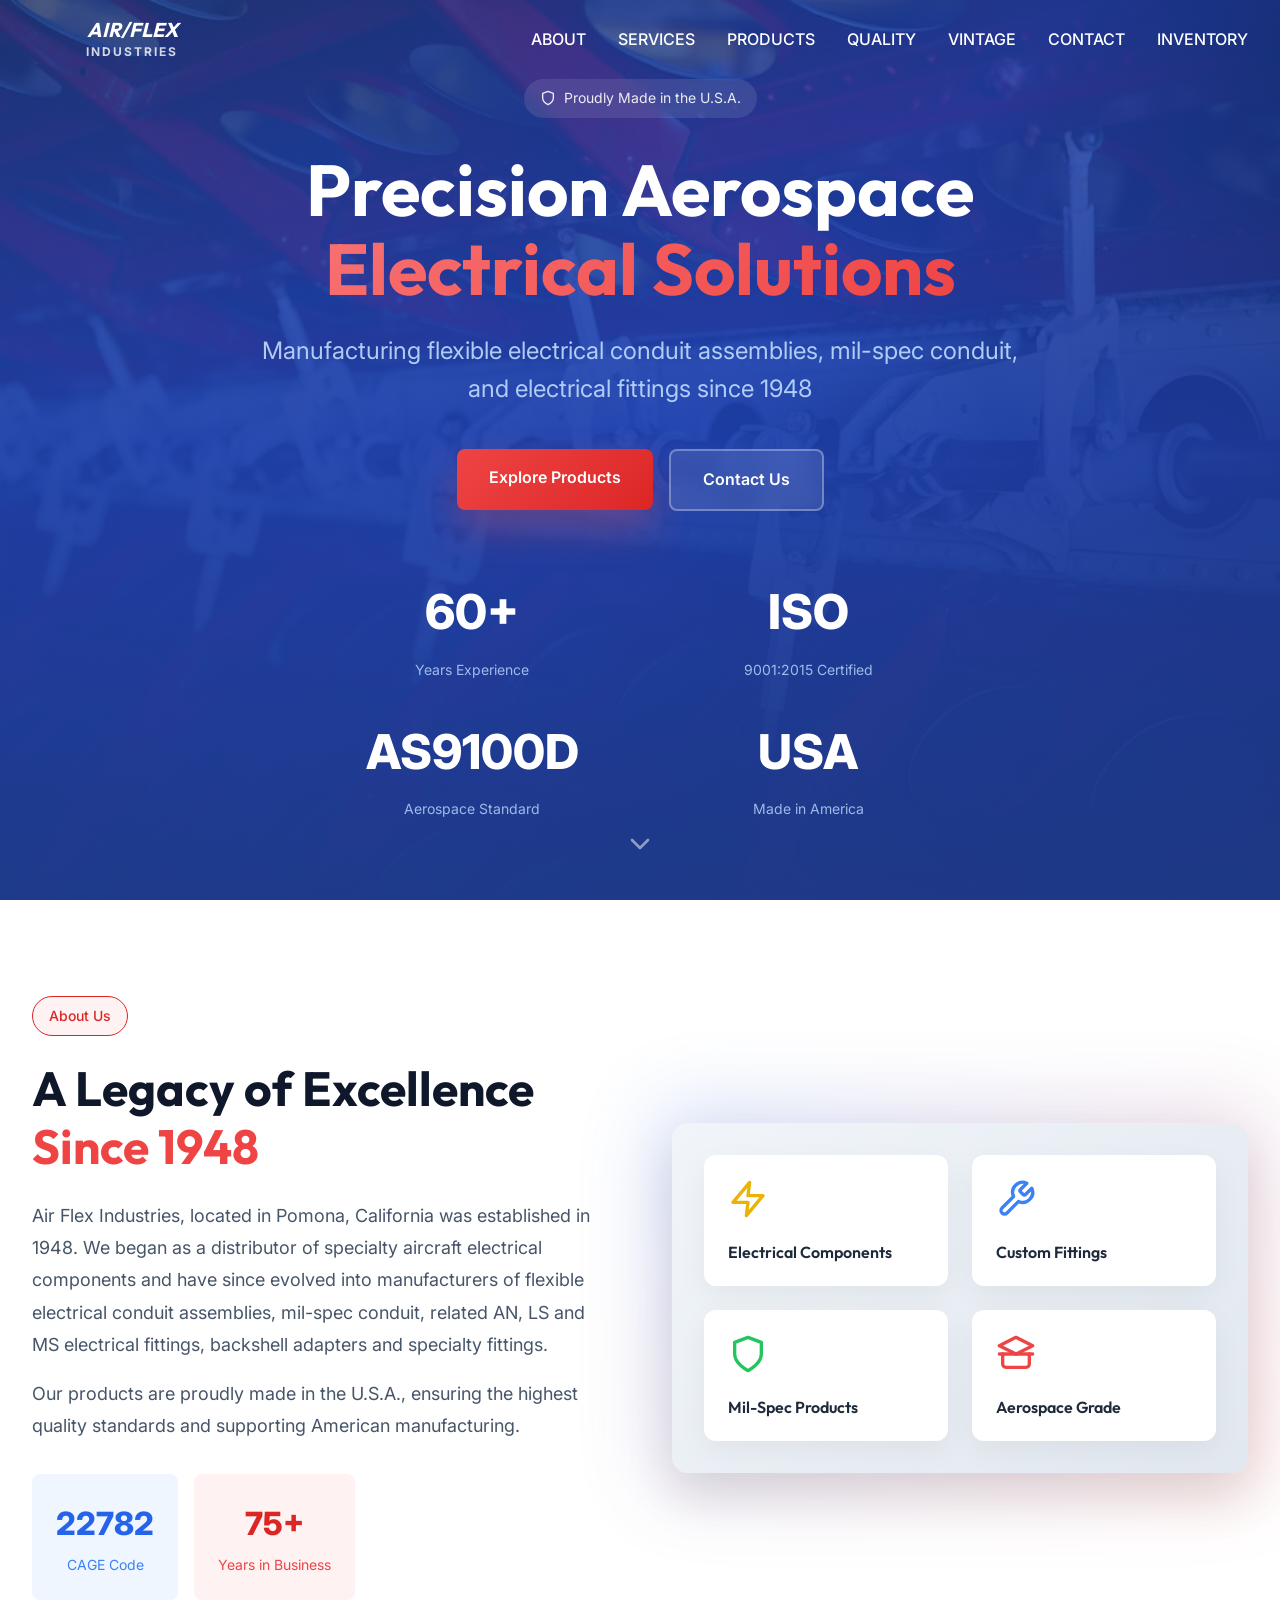
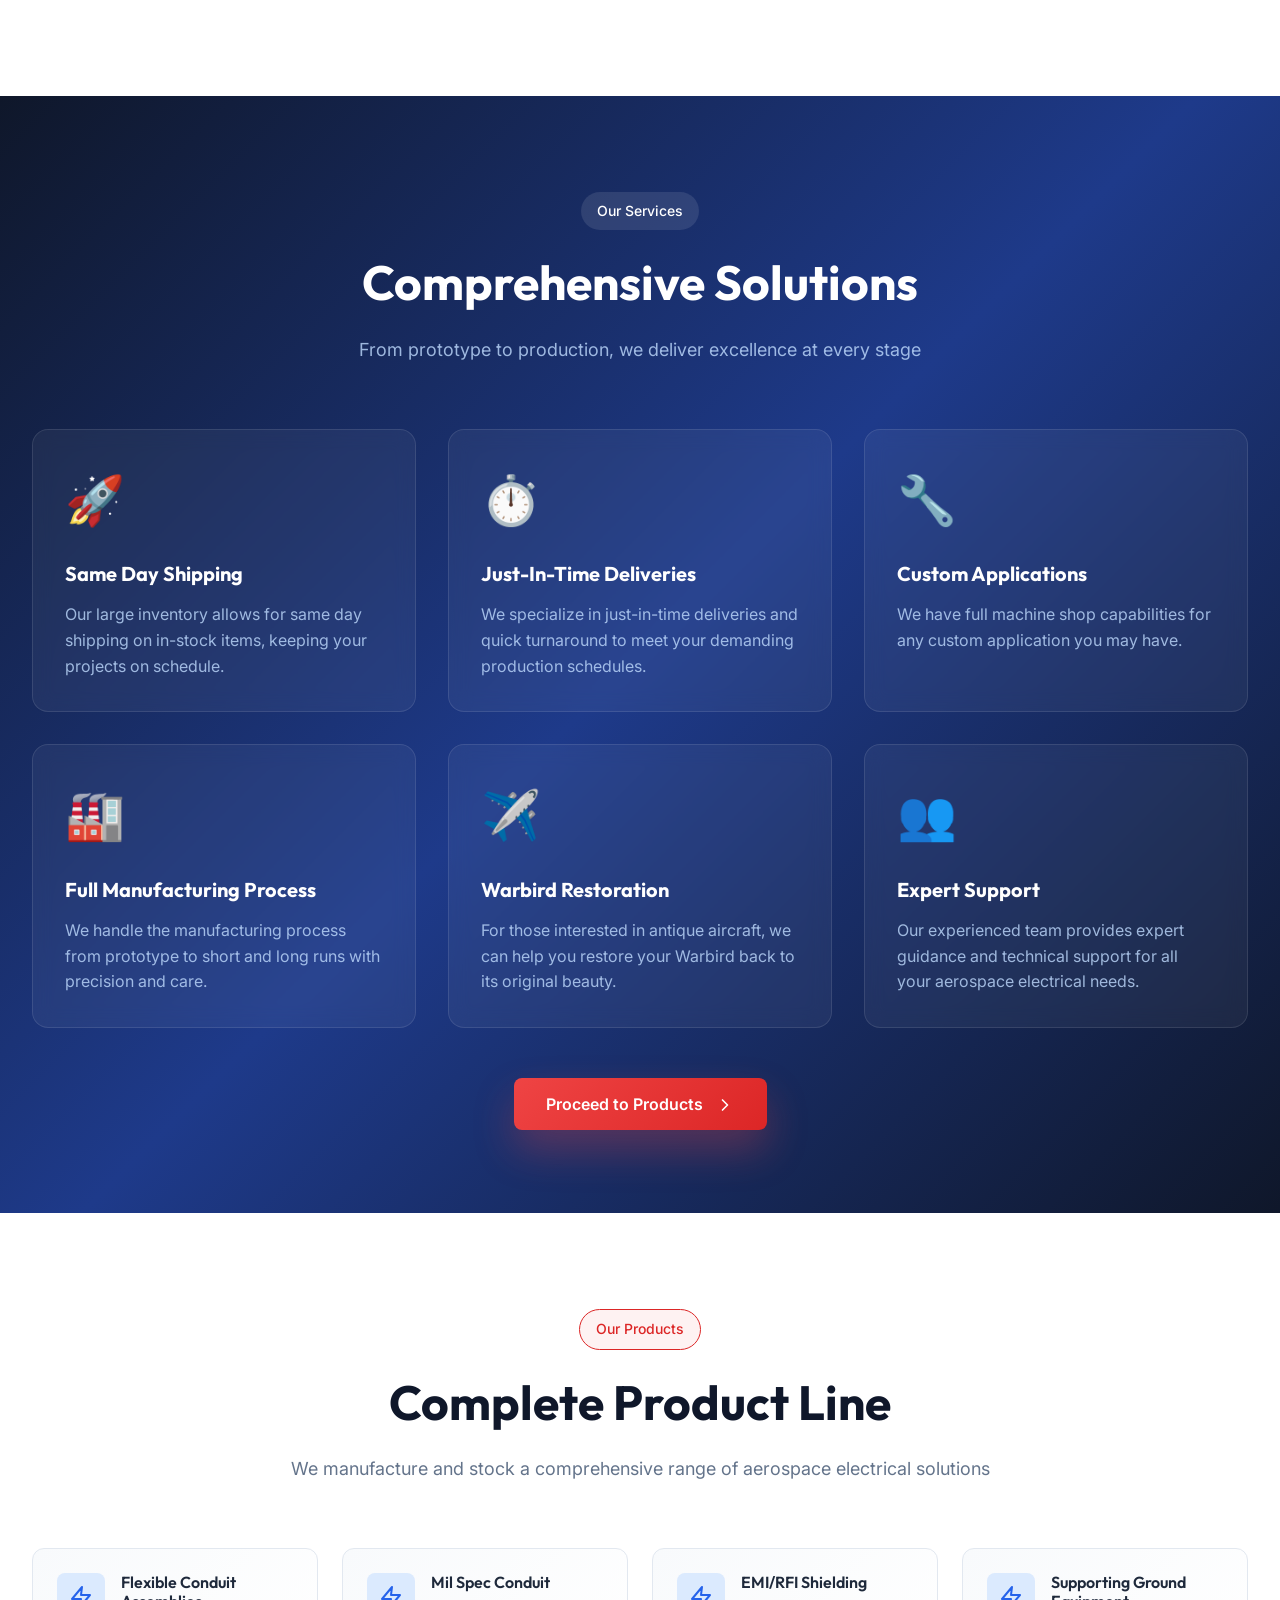
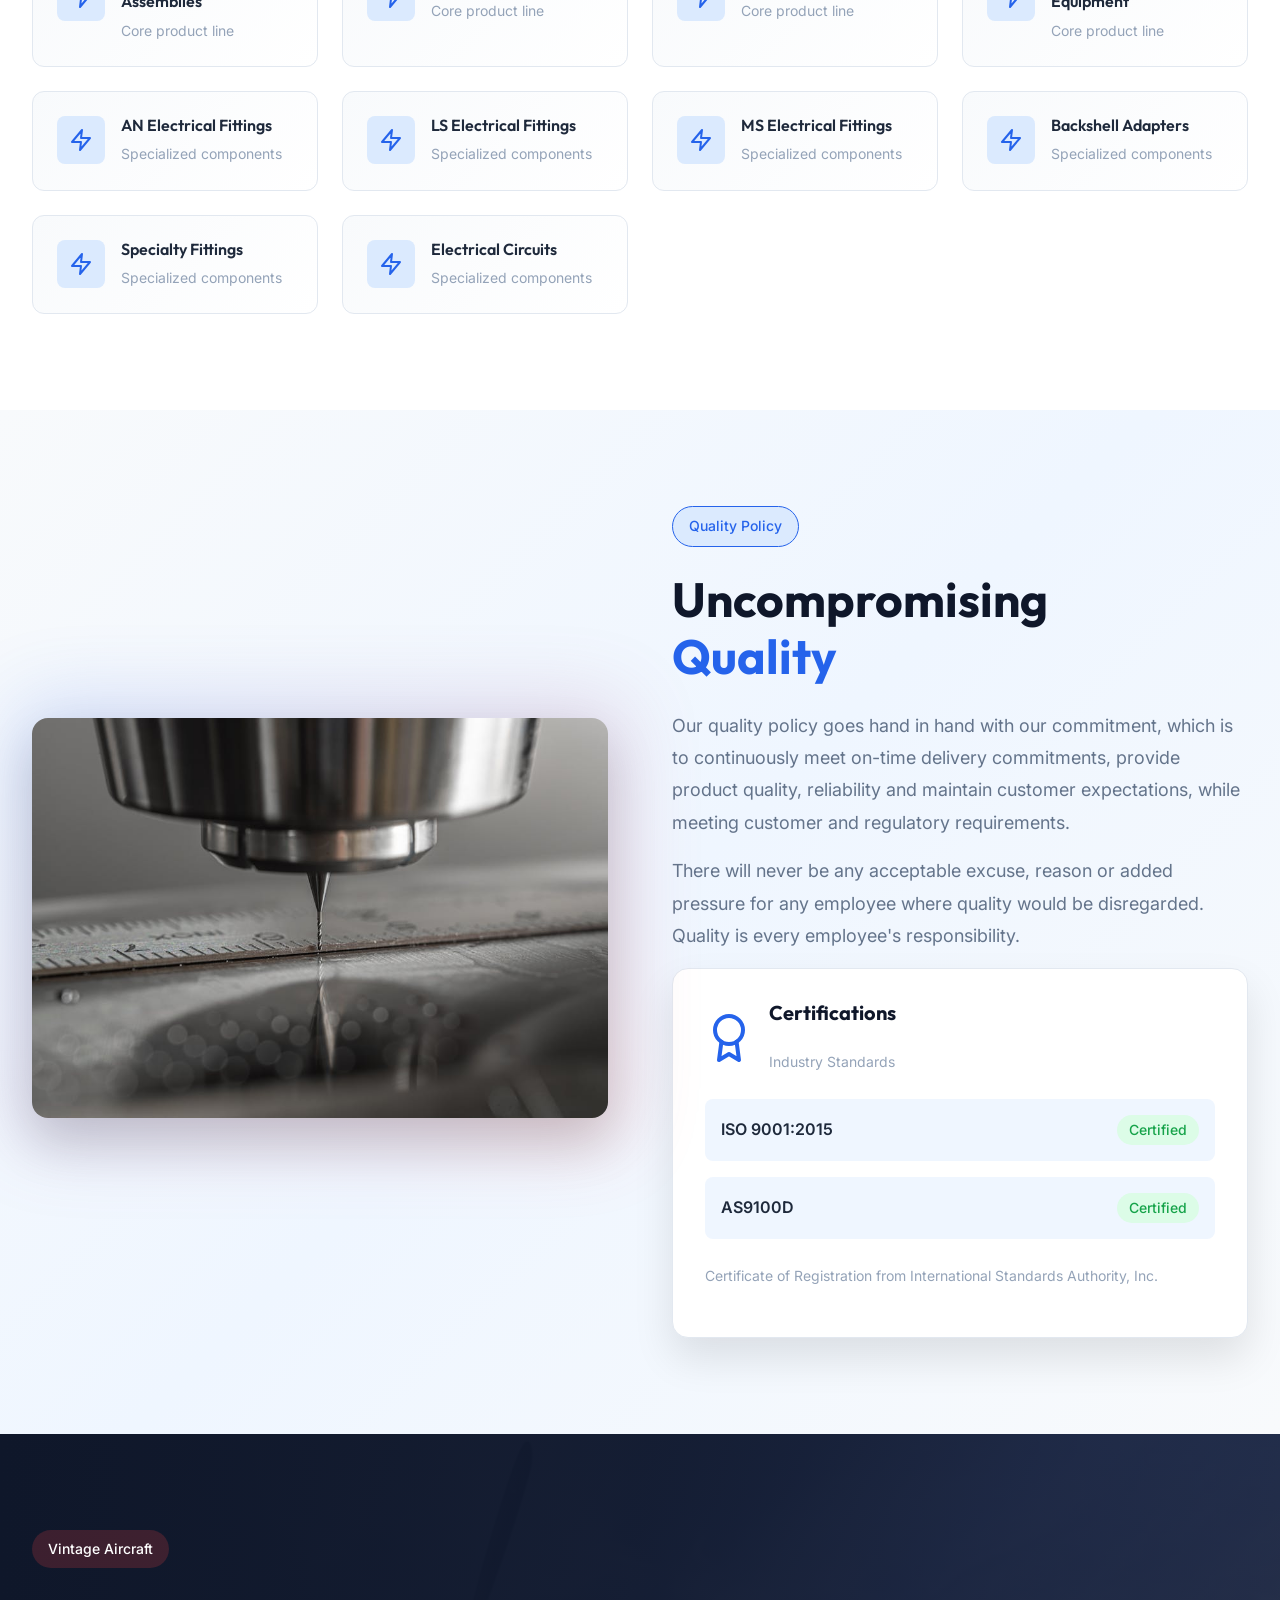
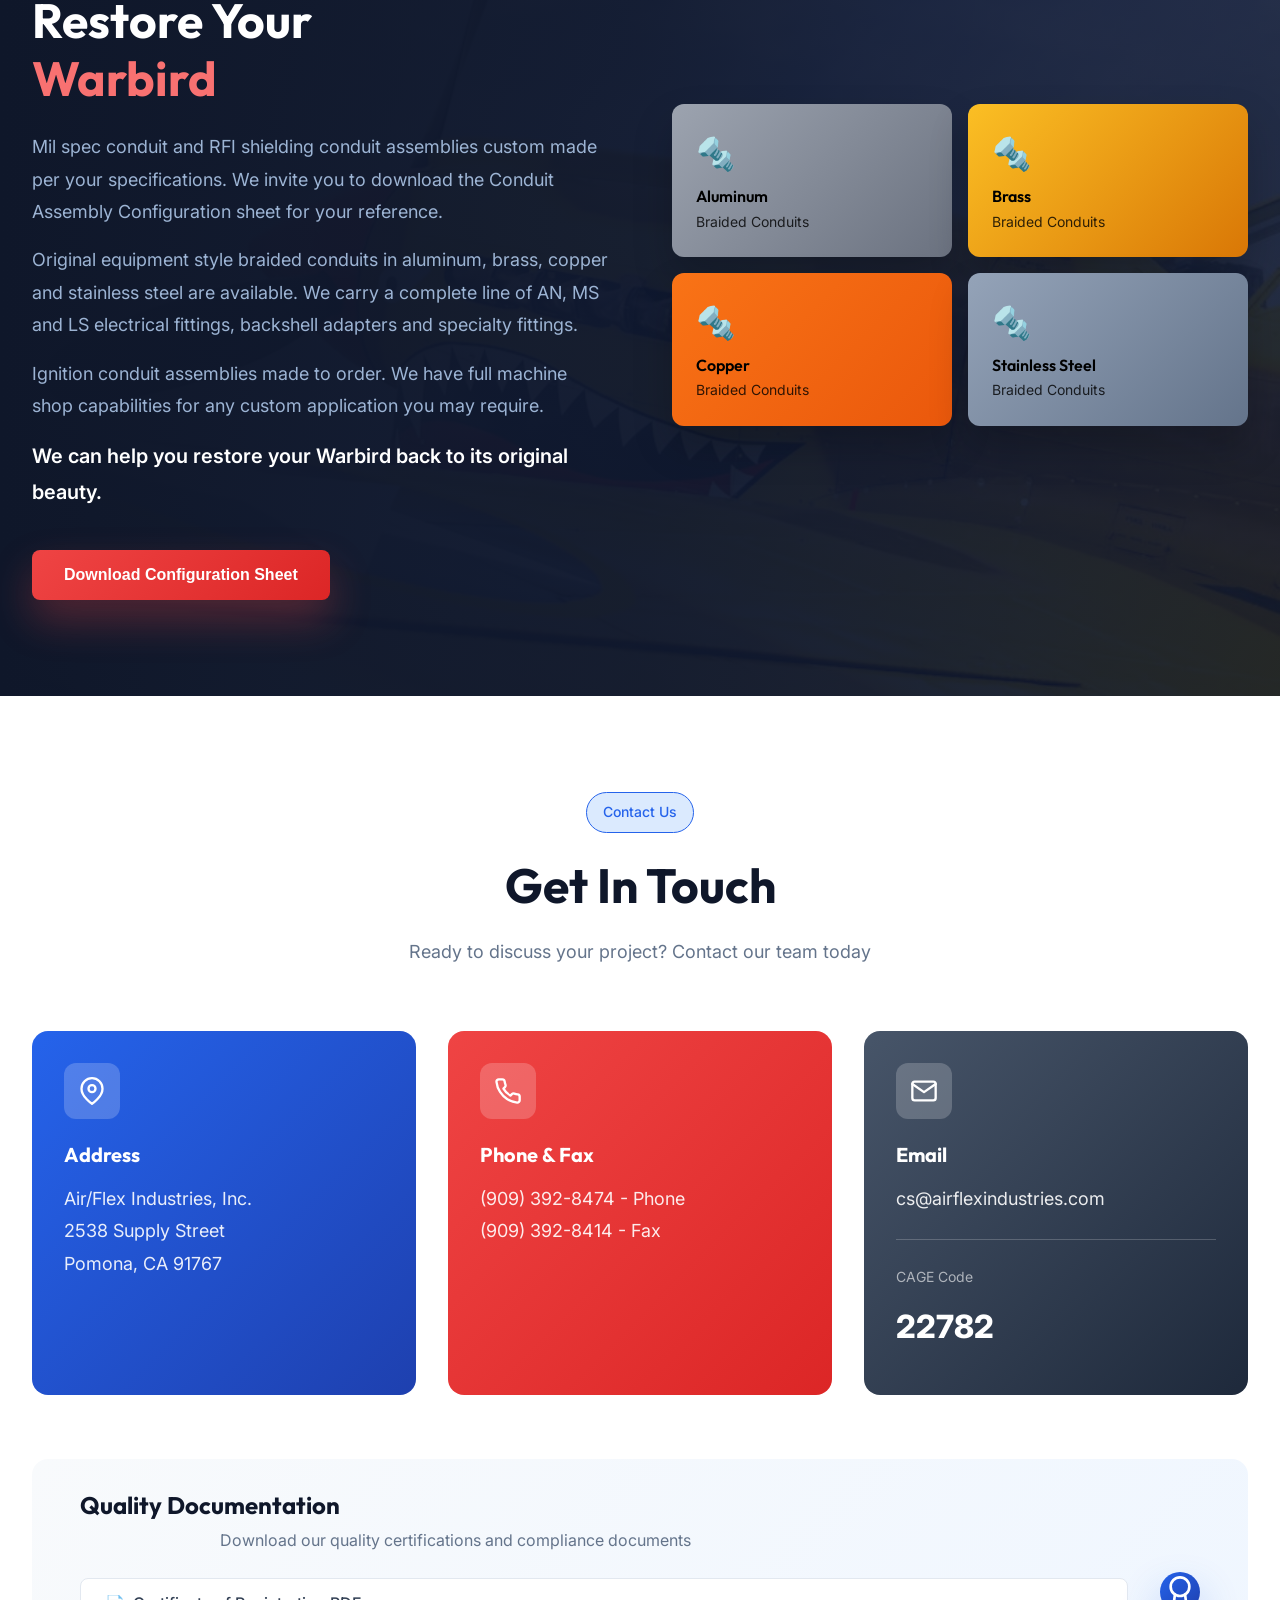
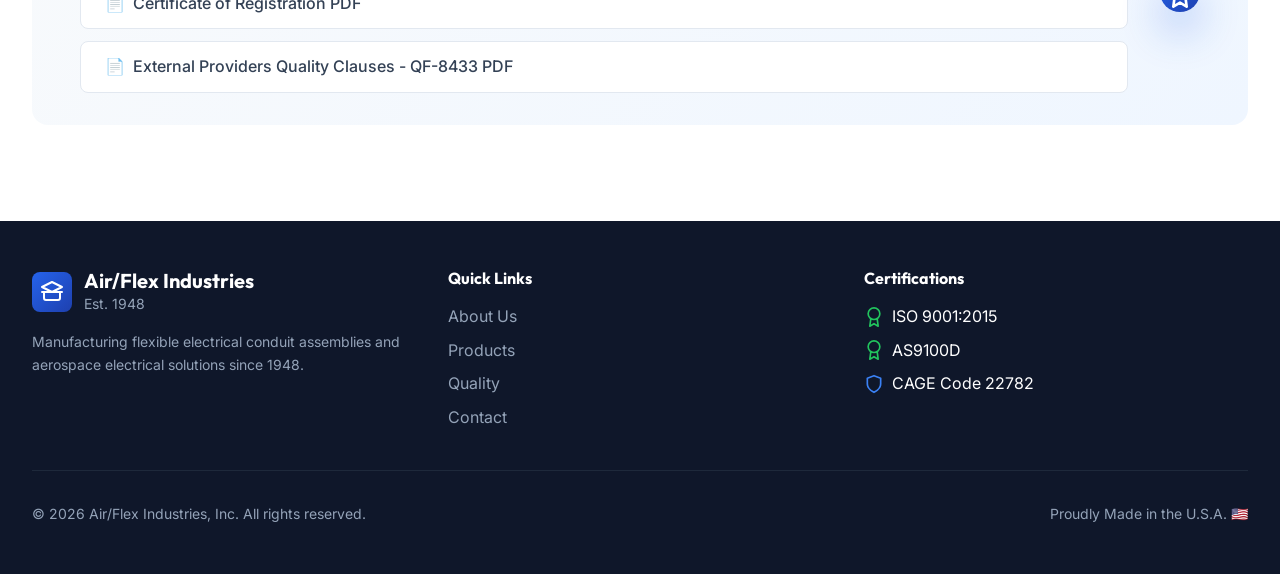
<file: index.html>
<!DOCTYPE html>
<html lang="en">
<head>
    <meta charset="UTF-8">
    <meta name="viewport" content="width=device-width, initial-scale=1.0">
    <title>Air/Flex Industries</title>
    <link rel="icon" type="image/svg+xml" href="favicon.svg">
    <link rel="preconnect" href="https://fonts.googleapis.com">
    <link rel="preconnect" href="https://fonts.gstatic.com" crossorigin>
    <link href="https://fonts.googleapis.com/css2?family=Inter:wght@400;500;600;700;800&family=Outfit:wght@500;600;700;800&display=swap" rel="stylesheet">
    <link rel="stylesheet" href="style.css">
</head>
<body>
    <!-- Navigation -->
    <nav class="nav" id="navbar">
        <div class="nav-container">
            <div class="nav-logo">
                <div class="nav-logo-icon hide">
                    <svg xmlns="http://www.w3.org/2000/svg" viewBox="0 0 24 24" fill="none" stroke="currentColor" stroke-width="2" stroke-linecap="round" stroke-linejoin="round">
                        <path d="M2 12h20"/>
                        <path d="M20 12v6a2 2 0 0 1-2 2H6a2 2 0 0 1-2-2v-6"/>
                        <path d="M12 2L2 7l10 5 10-5-10-5Z"/>
                    </svg>
                </div>
                <div class="nav-logo-text">
                    <h1>Air/Flex</h1>
                    <p>Industries</p>
                </div>
            </div>
            <ul class="nav-menu">
                <li><a href="#about" class="nav-link">About</a></li>
                <li><a href="#services" class="nav-link">Services</a></li>
                <li><a href="#products" class="nav-link">Products</a></li>
                <li><a href="#quality" class="nav-link">Quality</a></li>
                <li><a href="#vintage" class="nav-link">Vintage</a></li>
                <li><a href="#contact" class="nav-link">Contact</a></li>
                <li><a href="inventory.html" class="nav-link" target="_blank">Inventory</a></li>
            </ul>
            <button class="mobile-menu-btn" id="mobileMenuBtn">
                <svg xmlns="http://www.w3.org/2000/svg" width="24" height="24" viewBox="0 0 24 24" fill="none" stroke="currentColor" stroke-width="2" stroke-linecap="round" stroke-linejoin="round" id="menuIcon">
                    <line x1="3" y1="12" x2="21" y2="12"></line>
                    <line x1="3" y1="6" x2="21" y2="6"></line>
                    <line x1="3" y1="18" x2="21" y2="18"></line>
                </svg>
            </button>
        </div>
        <div class="mobile-menu" id="mobileMenu">
            <a href="#about">About</a>
            <a href="#services">Services</a>
            <a href="#products">Products</a>
            <a href="#quality">Quality</a>
            <a href="#vintage">Vintage</a>
            <a href="#contact">Contact</a>
            <a href="inventory.html" target="_blank">Inventory</a>
        </div>
    </nav>

    <!-- Hero Section -->
    <section class="hero">
        <div class="hero-bg"></div>
        <div class="hero-overlay"></div>
        <div class="hero-content">
            <div class="hero-badge">
                <svg xmlns="http://www.w3.org/2000/svg" viewBox="0 0 24 24" fill="none" stroke="currentColor" stroke-width="2" stroke-linecap="round" stroke-linejoin="round">
                    <path d="M12 22s8-4 8-10V5l-8-3-8 3v7c0 6 8 10 8 10z"/>
                </svg>
                Proudly Made in the U.S.A.
            </div>
            <h1>Precision Aerospace<br><span>Electrical Solutions</span></h1>
            <p>Manufacturing flexible electrical conduit assemblies, mil-spec conduit, and electrical fittings since 1948</p>
            <div class="hero-buttons">
                <a href="#products" class="btn btn-primary">Explore Products</a>
                <a href="#contact" class="btn btn-secondary">Contact Us</a>
            </div>
            <div class="hero-stats">
                <div class="hero-stat">
                    <div class="hero-stat-number">60+</div>
                    <div class="hero-stat-label">Years Experience</div>
                </div>
                <div class="hero-stat">
                    <div class="hero-stat-number">ISO</div>
                    <div class="hero-stat-label">9001:2015 Certified</div>
                </div>
                <div class="hero-stat">
                    <div class="hero-stat-number">AS9100D</div>
                    <div class="hero-stat-label">Aerospace Standard</div>
                </div>
                <div class="hero-stat">
                    <div class="hero-stat-number">USA</div>
                    <div class="hero-stat-label">Made in America</div>
                </div>
            </div>
        </div>
        <div class="hero-scroll">
            <svg xmlns="http://www.w3.org/2000/svg" viewBox="0 0 24 24" fill="none" stroke="currentColor" stroke-width="2" stroke-linecap="round" stroke-linejoin="round">
                <polyline points="6 9 12 15 18 9"></polyline>
            </svg>
        </div>
    </section>

    <!-- About Section -->
    <section class="section section-white" id="about">
        <div class="section-container">
            <div class="about-grid">
                <div class="about-content">
                    <span class="section-badge badge-red">About Us</span>
                    <h2>A Legacy of Excellence<br><span>Since 1948</span></h2>
                    <p>Air Flex Industries, located in Pomona, California was established in 1948. We began as a distributor of specialty aircraft electrical components and have since evolved into manufacturers of flexible electrical conduit assemblies, mil-spec conduit, related AN, LS and MS electrical fittings, backshell adapters and specialty fittings.</p>
                    <p>Our products are proudly made in the U.S.A., ensuring the highest quality standards and supporting American manufacturing.</p>
                    <div class="about-stats">
                        <div class="about-stat about-stat-blue">
                            <div class="about-stat-number">22782</div>
                            <div class="about-stat-label">CAGE Code</div>
                        </div>
                        <div class="about-stat about-stat-red">
                            <div class="about-stat-number">75+</div>
                            <div class="about-stat-label">Years in Business</div>
                        </div>
                    </div>
                </div>
                <div class="about-cards">
                    <div class="about-cards-grid">
                        <div class="about-card">
                            <svg xmlns="http://www.w3.org/2000/svg" viewBox="0 0 24 24" fill="none" stroke="#eab308" stroke-width="2" stroke-linecap="round" stroke-linejoin="round">
                                <polygon points="13 2 3 14 12 14 11 22 21 10 12 10 13 2"></polygon>
                            </svg>
                            <h3>Electrical Components</h3>
                        </div>
                        <div class="about-card">
                            <svg xmlns="http://www.w3.org/2000/svg" viewBox="0 0 24 24" fill="none" stroke="#3b82f6" stroke-width="2" stroke-linecap="round" stroke-linejoin="round">
                                <path d="M14.7 6.3a1 1 0 0 0 0 1.4l1.6 1.6a1 1 0 0 0 1.4 0l3.77-3.77a6 6 0 0 1-7.94 7.94l-6.91 6.91a2.12 2.12 0 0 1-3-3l6.91-6.91a6 6 0 0 1 7.94-7.94l-3.76 3.76z"/>
                            </svg>
                            <h3>Custom Fittings</h3>
                        </div>
                        <div class="about-card">
                            <svg xmlns="http://www.w3.org/2000/svg" viewBox="0 0 24 24" fill="none" stroke="#22c55e" stroke-width="2" stroke-linecap="round" stroke-linejoin="round">
                                <path d="M12 22s8-4 8-10V5l-8-3-8 3v7c0 6 8 10 8 10z"/>
                            </svg>
                            <h3>Mil-Spec Products</h3>
                        </div>
                        <div class="about-card">
                            <svg xmlns="http://www.w3.org/2000/svg" viewBox="0 0 24 24" fill="none" stroke="#ef4444" stroke-width="2" stroke-linecap="round" stroke-linejoin="round">
                                <path d="M2 12h20"/>
                                <path d="M20 12v6a2 2 0 0 1-2 2H6a2 2 0 0 1-2-2v-6"/>
                                <path d="M12 2L2 7l10 5 10-5-10-5Z"/>
                            </svg>
                            <h3>Aerospace Grade</h3>
                        </div>
                    </div>
                </div>
            </div>
        </div>
    </section>

    <!-- Services Section -->
    <section class="section section-dark" id="services">
        <div class="section-container">
            <div class="section-header">
                <span class="section-badge badge-white">Our Services</span>
                <h2>Comprehensive Solutions</h2>
                <p>From prototype to production, we deliver excellence at every stage</p>
            </div>
            <div class="services-grid">
                <div class="service-card">
                    <div class="service-icon">🚀</div>
                    <h3>Same Day Shipping</h3>
                    <p>Our large inventory allows for same day shipping on in-stock items, keeping your projects on schedule.</p>
                </div>
                <div class="service-card">
                    <div class="service-icon">⏱️</div>
                    <h3>Just-In-Time Deliveries</h3>
                    <p>We specialize in just-in-time deliveries and quick turnaround to meet your demanding production schedules.</p>
                </div>
                <div class="service-card">
                    <div class="service-icon">🔧</div>
                    <h3>Custom Applications</h3>
                    <p>We have full machine shop capabilities for any custom application you may have.</p>
                </div>
                <div class="service-card">
                    <div class="service-icon">🏭</div>
                    <h3>Full Manufacturing Process</h3>
                    <p>We handle the manufacturing process from prototype to short and long runs with precision and care.</p>
                </div>
                <div class="service-card">
                    <div class="service-icon">✈️</div>
                    <h3>Warbird Restoration</h3>
                    <p>For those interested in antique aircraft, we can help you restore your Warbird back to its original beauty.</p>
                </div>
                <div class="service-card">
                    <div class="service-icon">👥</div>
                    <h3>Expert Support</h3>
                    <p>Our experienced team provides expert guidance and technical support for all your aerospace electrical needs.</p>
                </div>
            </div>
            <div class="services-cta">
                <a href="#products" class="btn btn-primary">
                    Proceed to Products
                    <svg xmlns="http://www.w3.org/2000/svg" width="20" height="20" viewBox="0 0 24 24" fill="none" stroke="currentColor" stroke-width="2" stroke-linecap="round" stroke-linejoin="round" style="display: inline-block; vertical-align: middle; margin-left: 0.5rem;">
                        <polyline points="9 18 15 12 9 6"></polyline>
                    </svg>
                </a>
            </div>
        </div>
    </section>

    <!-- Products Section -->
    <section class="section section-white" id="products">
        <div class="section-container">
            <div class="section-header">
                <span class="section-badge badge-red">Our Products</span>
                <h2>Complete Product Line</h2>
                <p>We manufacture and stock a comprehensive range of aerospace electrical solutions</p>
            </div>
            <div class="products-grid">
                <div class="product-card">
                    <div class="product-icon">
                        <svg xmlns="http://www.w3.org/2000/svg" viewBox="0 0 24 24" fill="none" stroke="currentColor" stroke-width="2" stroke-linecap="round" stroke-linejoin="round">
                            <polygon points="13 2 3 14 12 14 11 22 21 10 12 10 13 2"></polygon>
                        </svg>
                    </div>
                    <div class="product-content">
                        <h3>Flexible Conduit Assemblies</h3>
                        <p>Core product line</p>
                    </div>
                </div>
                <div class="product-card">
                    <div class="product-icon">
                        <svg xmlns="http://www.w3.org/2000/svg" viewBox="0 0 24 24" fill="none" stroke="currentColor" stroke-width="2" stroke-linecap="round" stroke-linejoin="round">
                            <polygon points="13 2 3 14 12 14 11 22 21 10 12 10 13 2"></polygon>
                        </svg>
                    </div>
                    <div class="product-content">
                        <h3>Mil Spec Conduit</h3>
                        <p>Core product line</p>
                    </div>
                </div>
                <div class="product-card">
                    <div class="product-icon">
                        <svg xmlns="http://www.w3.org/2000/svg" viewBox="0 0 24 24" fill="none" stroke="currentColor" stroke-width="2" stroke-linecap="round" stroke-linejoin="round">
                            <polygon points="13 2 3 14 12 14 11 22 21 10 12 10 13 2"></polygon>
                        </svg>
                    </div>
                    <div class="product-content">
                        <h3>EMI/RFI Shielding</h3>
                        <p>Core product line</p>
                    </div>
                </div>
                <div class="product-card">
                    <div class="product-icon">
                        <svg xmlns="http://www.w3.org/2000/svg" viewBox="0 0 24 24" fill="none" stroke="currentColor" stroke-width="2" stroke-linecap="round" stroke-linejoin="round">
                            <polygon points="13 2 3 14 12 14 11 22 21 10 12 10 13 2"></polygon>
                        </svg>
                    </div>
                    <div class="product-content">
                        <h3>Supporting Ground Equipment</h3>
                        <p>Core product line</p>
                    </div>
                </div>
                <div class="product-card">
                    <div class="product-icon">
                        <svg xmlns="http://www.w3.org/2000/svg" viewBox="0 0 24 24" fill="none" stroke="currentColor" stroke-width="2" stroke-linecap="round" stroke-linejoin="round">
                            <polygon points="13 2 3 14 12 14 11 22 21 10 12 10 13 2"></polygon>
                        </svg>
                    </div>
                    <div class="product-content">
                        <h3>AN Electrical Fittings</h3>
                        <p>Specialized components</p>
                    </div>
                </div>
                <div class="product-card">
                    <div class="product-icon">
                        <svg xmlns="http://www.w3.org/2000/svg" viewBox="0 0 24 24" fill="none" stroke="currentColor" stroke-width="2" stroke-linecap="round" stroke-linejoin="round">
                            <polygon points="13 2 3 14 12 14 11 22 21 10 12 10 13 2"></polygon>
                        </svg>
                    </div>
                    <div class="product-content">
                        <h3>LS Electrical Fittings</h3>
                        <p>Specialized components</p>
                    </div>
                </div>
                <div class="product-card">
                    <div class="product-icon">
                        <svg xmlns="http://www.w3.org/2000/svg" viewBox="0 0 24 24" fill="none" stroke="currentColor" stroke-width="2" stroke-linecap="round" stroke-linejoin="round">
                            <polygon points="13 2 3 14 12 14 11 22 21 10 12 10 13 2"></polygon>
                        </svg>
                    </div>
                    <div class="product-content">
                        <h3>MS Electrical Fittings</h3>
                        <p>Specialized components</p>
                    </div>
                </div>
                <div class="product-card">
                    <div class="product-icon">
                        <svg xmlns="http://www.w3.org/2000/svg" viewBox="0 0 24 24" fill="none" stroke="currentColor" stroke-width="2" stroke-linecap="round" stroke-linejoin="round">
                            <polygon points="13 2 3 14 12 14 11 22 21 10 12 10 13 2"></polygon>
                        </svg>
                    </div>
                    <div class="product-content">
                        <h3>Backshell Adapters</h3>
                        <p>Specialized components</p>
                    </div>
                </div>
                <div class="product-card">
                    <div class="product-icon">
                        <svg xmlns="http://www.w3.org/2000/svg" viewBox="0 0 24 24" fill="none" stroke="currentColor" stroke-width="2" stroke-linecap="round" stroke-linejoin="round">
                            <polygon points="13 2 3 14 12 14 11 22 21 10 12 10 13 2"></polygon>
                        </svg>
                    </div>
                    <div class="product-content">
                        <h3>Specialty Fittings</h3>
                        <p>Specialized components</p>
                    </div>
                </div>
                <div class="product-card">
                    <div class="product-icon">
                        <svg xmlns="http://www.w3.org/2000/svg" viewBox="0 0 24 24" fill="none" stroke="currentColor" stroke-width="2" stroke-linecap="round" stroke-linejoin="round">
                            <polygon points="13 2 3 14 12 14 11 22 21 10 12 10 13 2"></polygon>
                        </svg>
                    </div>
                    <div class="product-content">
                        <h3>Electrical Circuits</h3>
                        <p>Specialized components</p>
                    </div>
                </div>
            </div>
        </div>
    </section>

    <!-- Quality Section -->
    <section class="section section-gradient" id="quality">
        <div class="section-container">
            <div class="quality-grid">
                <div class="quality-image">
                    <img src="images/quality.jpg" alt="Quality Manufacturing">
                </div>
                <div class="quality-content">
                    <span class="section-badge badge-blue">Quality Policy</span>
                    <h2>Uncompromising<br><span style="color: #2563eb;">Quality</span></h2>
                    <p>Our quality policy goes hand in hand with our commitment, which is to continuously meet on-time delivery commitments, provide product quality, reliability and maintain customer expectations, while meeting customer and regulatory requirements.</p>
                    <p>There will never be any acceptable excuse, reason or added pressure for any employee where quality would be disregarded. Quality is every employee's responsibility.</p>
                    <div class="quality-card">
                        <div class="quality-card-header">
                            <svg xmlns="http://www.w3.org/2000/svg" viewBox="0 0 24 24" fill="none" stroke="currentColor" stroke-width="2" stroke-linecap="round" stroke-linejoin="round">
                                <circle cx="12" cy="8" r="7"></circle>
                                <polyline points="8.21 13.89 7 23 12 20 17 23 15.79 13.88"></polyline>
                            </svg>
                            <div>
                                <h3>Certifications</h3>
                                <p>Industry Standards</p>
                            </div>
                        </div>
                        <div class="cert-item">
                            <span class="cert-name">ISO 9001:2015</span>
                            <span class="cert-badge">Certified</span>
                        </div>
                        <div class="cert-item">
                            <span class="cert-name">AS9100D</span>
                            <span class="cert-badge">Certified</span>
                        </div>
                        <p>Certificate of Registration from International Standards Authority, Inc.</p>
                    </div>
                </div>
            </div>
        </div>
    </section>

    <!-- Vintage Aircraft Section -->
    <section class="section section-dark vintage" id="vintage">
        <div class="vintage-bg"></div>
        <div class="vintage-overlay"></div>
        <div class="section-container vintage-content">
            <div class="vintage-grid">
                <div class="vintage-text">
                    <span class="section-badge badge-white" style="background: rgba(239, 68, 68, 0.2);">Vintage Aircraft</span>
                    <h2>Restore Your<br><span style="color: #f87171;">Warbird</span></h2>
                    <p>Mil spec conduit and RFI shielding conduit assemblies custom made per your specifications. We invite you to download the Conduit Assembly Configuration sheet for your reference.</p>
                    <p>Original equipment style braided conduits in aluminum, brass, copper and stainless steel are available. We carry a complete line of AN, MS and LS electrical fittings, backshell adapters and specialty fittings.</p>
                    <p>Ignition conduit assemblies made to order. We have full machine shop capabilities for any custom application you may require.</p>
                    <p>We can help you restore your Warbird back to its original beauty.</p>
                    <button class="btn btn-primary" style="margin-top: 1.5rem;">Download Configuration Sheet</button>
                </div>
                <div class="vintage-materials">
                    <div class="material-card material-aluminum">
                        <div class="icon">🔩</div>
                        <h4>Aluminum</h4>
                        <p>Braided Conduits</p>
                    </div>
                    <div class="material-card material-brass">
                        <div class="icon">🔩</div>
                        <h4>Brass</h4>
                        <p>Braided Conduits</p>
                    </div>
                    <div class="material-card material-copper">
                        <div class="icon">🔩</div>
                        <h4>Copper</h4>
                        <p>Braided Conduits</p>
                    </div>
                    <div class="material-card material-stainless">
                        <div class="icon">🔩</div>
                        <h4>Stainless Steel</h4>
                        <p>Braided Conduits</p>
                    </div>
                </div>
            </div>
        </div>
    </section>

    <!-- Contact Section -->
    <section class="section section-white" id="contact">
        <div class="section-container">
            <div class="section-header">
                <span class="section-badge badge-blue">Contact Us</span>
                <h2>Get In Touch</h2>
                <p>Ready to discuss your project? Contact our team today</p>
            </div>
            <div class="contact-grid">
                <div class="contact-card contact-card-blue">
                    <div class="contact-card-icon">
                        <svg xmlns="http://www.w3.org/2000/svg" viewBox="0 0 24 24" fill="none" stroke="currentColor" stroke-width="2" stroke-linecap="round" stroke-linejoin="round">
                            <path d="M21 10c0 7-9 13-9 13s-9-6-9-13a9 9 0 0 1 18 0z"></path>
                            <circle cx="12" cy="10" r="3"></circle>
                        </svg>
                    </div>
                    <h3>Address</h3>
                    <p>Air/Flex Industries, Inc.<br>2538 Supply Street<br>Pomona, CA 91767</p>
                </div>
                <div class="contact-card contact-card-red">
                    <div class="contact-card-icon">
                        <svg xmlns="http://www.w3.org/2000/svg" viewBox="0 0 24 24" fill="none" stroke="currentColor" stroke-width="2" stroke-linecap="round" stroke-linejoin="round">
                            <path d="M22 16.92v3a2 2 0 0 1-2.18 2 19.79 19.79 0 0 1-8.63-3.07 19.5 19.5 0 0 1-6-6 19.79 19.79 0 0 1-3.07-8.67A2 2 0 0 1 4.11 2h3a2 2 0 0 1 2 1.72 12.84 12.84 0 0 0 .7 2.81 2 2 0 0 1-.45 2.11L8.09 9.91a16 16 0 0 0 6 6l1.27-1.27a2 2 0 0 1 2.11-.45 12.84 12.84 0 0 0 2.81.7A2 2 0 0 1 22 16.92z"></path>
                        </svg>
                    </div>
                    <h3>Phone & Fax</h3>
                    <p><a href="tel:9093928474">(909) 392-8474 - Phone</a><br><a href="tel:9093928414">(909) 392-8414 - Fax</a></p>
                </div>
                <div class="contact-card contact-card-dark">
                    <div class="contact-card-icon">
                        <svg xmlns="http://www.w3.org/2000/svg" viewBox="0 0 24 24" fill="none" stroke="currentColor" stroke-width="2" stroke-linecap="round" stroke-linejoin="round">
                            <path d="M4 4h16c1.1 0 2 .9 2 2v12c0 1.1-.9 2-2 2H4c-1.1 0-2-.9-2-2V6c0-1.1.9-2 2-2z"></path>
                            <polyline points="22,6 12,13 2,6"></polyline>
                        </svg>
                    </div>
                    <h3>Email</h3>
                    <p><a href="mailto:cs@airflexindustries.com">cs@airflexindustries.com</a></p>
                    <div class="contact-cage">
                        <p>CAGE Code</p>
                        <p class="cage-number">22782</p>
                    </div>
                </div>
            </div>
            <div class="docs-card">
                <div class="docs-grid">
                    <div class="docs-content">
                        <h3>Quality Documentation</h3>
                        <p>Download our quality certifications and compliance documents</p>
                        <div class="docs-buttons">
                            <a href="#" class="docs-btn">
                                <span>📄</span>
                                <span>Certificate of Registration PDF</span>
                            </a>
                            <a href="#" class="docs-btn">
                                <span>📄</span>
                                <span>External Providers Quality Clauses - QF-8433 PDF</span>
                            </a>
                        </div>
                    </div>
                    <div class="docs-icon">
                        <svg xmlns="http://www.w3.org/2000/svg" viewBox="0 0 24 24" fill="none" stroke="currentColor" stroke-width="2" stroke-linecap="round" stroke-linejoin="round">
                            <circle cx="12" cy="8" r="7"></circle>
                            <polyline points="8.21 13.89 7 23 12 20 17 23 15.79 13.88"></polyline>
                        </svg>
                    </div>
                </div>
            </div>
        </div>
    </section>

    <!-- Footer -->
    <footer class="footer">
        <div class="section-container">
            <div class="footer-grid">
                <div>
                    <div class="footer-brand">
                        <div class="footer-brand-icon">
                            <svg xmlns="http://www.w3.org/2000/svg" viewBox="0 0 24 24" fill="none" stroke="currentColor" stroke-width="2" stroke-linecap="round" stroke-linejoin="round">
                                <path d="M2 12h20"/>
                                <path d="M20 12v6a2 2 0 0 1-2 2H6a2 2 0 0 1-2-2v-6"/>
                                <path d="M12 2L2 7l10 5 10-5-10-5Z"/>
                            </svg>
                        </div>
                        <div class="footer-brand-text">
                            <h3>Air/Flex Industries</h3>
                            <p>Est. 1948</p>
                        </div>
                    </div>
                    <p>Manufacturing flexible electrical conduit assemblies and aerospace electrical solutions since 1948.</p>
                </div>
                <div>
                    <h4>Quick Links</h4>
                    <ul>
                        <li><a href="#about">About Us</a></li>
                        <li><a href="#products">Products</a></li>
                        <li><a href="#quality">Quality</a></li>
                        <li><a href="#contact">Contact</a></li>
                    </ul>
                </div>
                <div>
                    <h4>Certifications</h4>
                    <div class="footer-cert green">
                        <svg xmlns="http://www.w3.org/2000/svg" viewBox="0 0 24 24" fill="none" stroke="currentColor" stroke-width="2" stroke-linecap="round" stroke-linejoin="round">
                            <circle cx="12" cy="8" r="7"></circle>
                            <polyline points="8.21 13.89 7 23 12 20 17 23 15.79 13.88"></polyline>
                        </svg>
                        <span>ISO 9001:2015</span>
                    </div>
                    <div class="footer-cert green">
                        <svg xmlns="http://www.w3.org/2000/svg" viewBox="0 0 24 24" fill="none" stroke="currentColor" stroke-width="2" stroke-linecap="round" stroke-linejoin="round">
                            <circle cx="12" cy="8" r="7"></circle>
                            <polyline points="8.21 13.89 7 23 12 20 17 23 15.79 13.88"></polyline>
                        </svg>
                        <span>AS9100D</span>
                    </div>
                    <div class="footer-cert blue">
                        <svg xmlns="http://www.w3.org/2000/svg" viewBox="0 0 24 24" fill="none" stroke="currentColor" stroke-width="2" stroke-linecap="round" stroke-linejoin="round">
                            <path d="M12 22s8-4 8-10V5l-8-3-8 3v7c0 6 8 10 8 10z"/>
                        </svg>
                        <span>CAGE Code 22782</span>
                    </div>
                </div>
            </div>
            <div class="footer-bottom">
                <p>© <span id="currentYear"></span> Air/Flex Industries, Inc. All rights reserved.</p>
                <p>Proudly Made in the U.S.A. 🇺🇸</p>
            </div>
        </div>
    </footer>
    <script src="script.js"></script>
</body>
</html>
</file>
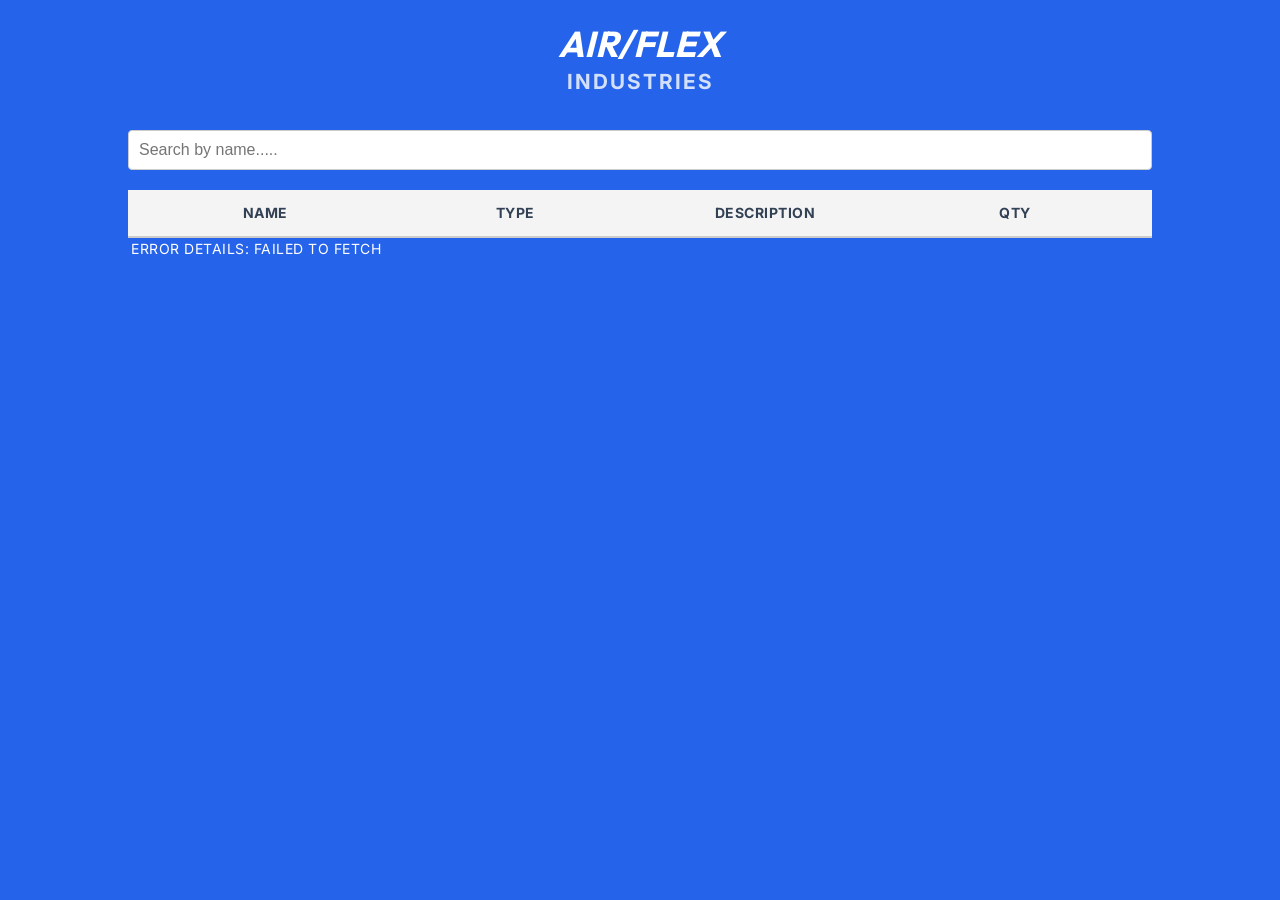
<file: inventory.html>
<!DOCTYPE html>
<html lang="en">
<head>
    <meta charset="UTF-8">
    <meta name="viewport" content="width=device-width, initial-scale=1.0">
    <title>Air/Flex Industries Inventory</title>
    <link rel="icon" type="image/svg+xml" href="favicon.svg">
    <link rel="preconnect" href="https://fonts.googleapis.com">
    <link rel="preconnect" href="https://fonts.gstatic.com" crossorigin>
    <link href="https://fonts.googleapis.com/css2?family=Inter:wght@400;500;600;700;800&family=Outfit:wght@500;600;700;800&display=swap" rel="stylesheet">
    <link rel="stylesheet" href="style.css">
</head>
<body>
    <!-- Navigation -->
    <nav class="nav" id="navbar">
        <div class="nav-container inventory">
            <div class="nav-logo ">
                <div class="nav-logo-text">
                    <h1>Air/Flex</h1>
                    <p>Industries</p>
                </div>
                
            </div>
        </div>
    </nav>
<section class="inventory-hero">
    <div class="inventory-container">

        <!-- 1. Live Search Input Bar -->
        <div class="search-bar">
            <input type="text" id="search-bar" placeholder="Search by name.....">
        </div>
        
        
        <!-- 2. The Header Banner Container -->
        <div id="header-container">
            <!-- These are placeholder texts; JavaScript Option 1 or 2 will overwrite these dynamically -->
            <div class="grid-column">Name</div>
            <div class="grid-column">Type</div>
            <div class="grid-column">Description</div>
            <div class="grid-column">Qty</div>
        </div>
        
        <div class="inventory-list" id="hello-container"></div>
    </div>
</section>

    <script src="inventory.js"></script>

    <script src="script.js"></script>
</body>
</html>
</file>
<file: style.css>
/* Reset and Base Styles */
* {
    margin: 0;
    padding: 0;
    box-sizing: border-box;
}

html {
    scroll-behavior: smooth;
}

body {
    font-family: 'Inter', -apple-system, BlinkMacSystemFont, sans-serif;
    line-height: 1.6;
    color: #334155;
    background: #f8fafc;
}

h1,
h2,
h3,
h4,
h5,
h6 {
    font-family: 'Outfit', sans-serif;
    font-weight: 700;
    line-height: 1.2;
}

.hide {
    display: none !important;
}

/* Navigation */
.nav {
    position: fixed;
    top: 0;
    left: 0;
    right: 0;
    z-index: 1000;
    transition: all 0.3s ease;
    background: transparent;
}

.nav.scrolled {
    background: rgba(255, 255, 255, 0.95);
    backdrop-filter: blur(12px);
    box-shadow: 0 10px 40px rgba(0, 0, 0, 0.1);
}

.nav-container {
    max-width: 1280px;
    margin: 0 auto;
    padding: 0 2rem;
    display: flex;
    justify-content: space-between;
    align-items: center;
    height: 80px;
}

.nav-logo {
    display: flex;
    align-items: center;
    gap: 0.75rem;
}

.nav-logo-icon {
    width: 40px;
    height: 40px;
    background: linear-gradient(135deg, #2563eb 0%, #1e40af 100%);
    border-radius: 8px;
    display: flex;
    align-items: center;
    justify-content: center;
}

.nav-logo-icon svg {
    width: 24px;
    height: 24px;
    color: white;
}

.nav-logo-text {
    width: 200px;
    text-transform: uppercase;
}

.nav-logo-text h1 {
    font-weight: bold;
    font-size: 1.25rem;
    color: white;
    transition: color 0.3s;
    text-align: center;
    display: block;
    width: 100%;
    font-style: italic;
}

.nav.scrolled .nav-logo-text h1 {
    color: #195cc9;
    text-transform: i;
}

.nav-logo-text p {
    font-size: 0.75rem;
    letter-spacing: 2px;
    text-align: center;
    font-weight: bold;
    color: rgba(255, 255, 255, 0.8);
    transition: color 0.3s;
}

.nav.scrolled .nav-logo-text p {
    color: #000000;
}

.nav-menu {
    display: flex;
    gap: 2rem;
    list-style: none;
    text-transform: uppercase;
}
.nav-active {
    color: red;
    text-decoration: none;
    font-weight: 500;
    transition: color 0.3s;
    cursor: pointer;
}

.nav-link {
    color: white;
    text-decoration: none;
    font-weight: 500;
    transition: color 0.3s;
    cursor: pointer;
}

.nav-link:hover {
    color: #ef4444 !important;
}

.nav.scrolled .nav-link {
    color: #334155;
}

.mobile-menu-btn {
    display: none;
    background: none;
    border: none;
    cursor: pointer;
    color: white;
    transition: color 0.3s;
}

.nav.scrolled .mobile-menu-btn {
    color: #1e293b;
}

.mobile-menu {
    display: none;
    position: absolute;
    top: 100%;
    left: 0;
    right: 0;
    background: white;
    box-shadow: 0 10px 40px rgba(0, 0, 0, 0.1);
    border-top: 1px solid #e2e8f0;
}

.mobile-menu.open {
    display: block;
}

.mobile-menu a {
    display: block;
    padding: 1rem 2rem;
    color: #334155;
    text-decoration: none;
    transition: background 0.3s, color 0.3s;
}

.mobile-menu a:hover {
    background: #fef2f2;
    color: #dc2626;
}

.mobile-menu .mobile-active {
    background: #fef2f2;
    color: #dc2626;
}

/* Hero Section */
.hero {
    position: relative;
    min-height: 100vh;
    display: flex;
    align-items: center;
    justify-content: center;
    overflow: hidden;
    background: linear-gradient(135deg, #1e3a8a 0%, #1e40af 50%, #0f172a 100%);
}

.hero-bg {
    position: absolute;
    inset: 0;
    background-image: url('images/hero-bg.jpg');
    background-size: cover;
    background-position: center;
    opacity: 0.2;
}

.hero-overlay {
    position: absolute;
    inset: 0;
    background: linear-gradient(to top, rgba(30, 58, 138, 0.95) 0%, rgba(30, 64, 175, 0.7) 50%, transparent 100%);
}

.hero-content {
    position: relative;
    z-index: 10;
    max-width: 1280px;
    margin: 0 auto;
    padding: 0 2rem;
    text-align: center;
}

.hero-badge {
    display: inline-flex;
    align-items: center;
    gap: 0.5rem;
    padding: 0.5rem 1rem;
    background: rgba(255, 255, 255, 0.1);
    backdrop-filter: blur(10px);
    border-radius: 9999px;
    color: rgba(255, 255, 255, 0.9);
    font-size: 0.875rem;
    margin-bottom: 2rem;
}

.hero-badge svg {
    width: 16px;
    height: 16px;
}

.hero h1 {
    font-size: clamp(2.5rem, 6vw, 4.5rem);
    color: white;
    margin-bottom: 1.5rem;
    line-height: 1.1;
}

.hero h1 span {
    background: linear-gradient(135deg, #f87171 0%, #ef4444 100%);
    -webkit-background-clip: text;
    -webkit-text-fill-color: transparent;
    background-clip: text;
}

.hero p {
    font-size: clamp(1.125rem, 2vw, 1.5rem);
    color: rgba(191, 219, 254, 0.9);
    max-width: 768px;
    margin: 0 auto 2.5rem;
}

.hero-buttons {
    display: flex;
    gap: 1rem;
    justify-content: center;
    flex-wrap: wrap;
}

.btn {
    padding: 1rem 2rem;
    border-radius: 0.5rem;
    font-weight: 600;
    text-decoration: none;
    transition: all 0.3s;
    cursor: pointer;
    border: none;
    font-size: 1rem;
}

.btn-primary {
    background: linear-gradient(135deg, #ef4444 0%, #dc2626 100%);
    color: white;
    box-shadow: 0 20px 40px rgba(239, 68, 68, 0.3);
}

.btn-primary:hover {
    transform: translateY(-2px);
    box-shadow: 0 25px 50px rgba(239, 68, 68, 0.4);
}

.btn-secondary {
    background: rgba(255, 255, 255, 0.1);
    backdrop-filter: blur(10px);
    color: white;
    border: 2px solid rgba(255, 255, 255, 0.3);
}

.btn-secondary:hover {
    background: rgba(255, 255, 255, 0.2);
}

.hero-stats {
    display: grid;
    grid-template-columns: repeat(2, 1fr);
    gap: 2rem;
    max-width: 640px;
    margin: 4rem auto 0;
}

.hero-stat {
    text-align: center;
}

.hero-stat-number {
    font-size: clamp(2rem, 4vw, 3rem);
    font-weight: 800;
    color: white;
    margin-bottom: 0.5rem;
}

.hero-stat-label {
    font-size: 0.875rem;
    color: rgba(191, 219, 254, 0.8);
}

.hero-scroll {
    position: absolute;
    bottom: 2rem;
    left: 50%;
    transform: translateX(-50%);
    animation: bounce 2s infinite;
}

.hero-scroll svg {
    width: 32px;
    height: 32px;
    color: rgba(255, 255, 255, 0.5);
}

@keyframes bounce {

    0%,
    100% {
        transform: translateX(-50%) translateY(0);
    }

    50% {
        transform: translateX(-50%) translateY(10px);
    }
}

/* Section Styles */
.section {
    padding: 6rem 0;
}

.section-white {
    background: white;
}

.section-dark {
    background: linear-gradient(135deg, #0f172a 0%, #1e3a8a 50%, #0f172a 100%);
    color: white;
}

.section-gradient {
    background: linear-gradient(135deg, #f8fafc 0%, #eff6ff 50%, #f8fafc 100%);
}

.section-container {
    max-width: 1280px;
    margin: 0 auto;
    padding: 0 2rem;
}

.section-header {
    text-align: center;
    margin-bottom: 4rem;
}

.section-badge {
    display: inline-block;
    padding: 0.5rem 1rem;
    border-radius: 9999px;
    font-size: 0.875rem;
    font-weight: 500;
    margin-bottom: 1.5rem;
}

.badge-red {
    background: #fef2f2;
    color: #dc2626;
    border: solid 1px #dc2626;
}

.badge-blue {
    background: #dbeafe;
    color: #2563eb;
    border: solid 1px #2563eb;
}

.badge-white {
    background: rgba(255, 255, 255, 0.1);
    color: white;
}


.section h2 {
    font-size: clamp(2rem, 4vw, 3rem);
    margin-bottom: 1.5rem;
    color: #0f172a;
}

.section-dark h2 {
    color: white;
}

.section h2 span {
    color: #ef4444;
}

.section-dark .section h2 span {
    color: #f87171;
}

.section p {
    font-size: 1.125rem;
    color: #64748b;
    max-width: 768px;
    margin: 0 auto;
}

.section-dark p {
    color: rgba(191, 219, 254, 0.8);
}

/* About Section */
.about-grid {
    display: grid;
    grid-template-columns: 1fr;
    gap: 4rem;
    align-items: center;
}

@media (min-width: 1024px) {
    .about-grid {
        grid-template-columns: 1fr 1fr;
    }
}

.about-content p {
    font-size: 1.125rem;
    line-height: 1.8;
    margin-bottom: 1rem;
    color: #475569;
}

.about-stats {
    display: flex;
    gap: 1rem;
    margin-top: 2rem;
}

.about-stat {
    padding: 1.5rem;
    border-radius: 0.5rem;
    text-align: center;
}

.about-stat-blue {
    background: #eff6ff;
}

.about-stat-red {
    background: #fef2f2;
}

.about-stat-number {
    font-size: 2rem;
    font-weight: 800;
    margin-bottom: 0.25rem;
}

.about-stat-blue .about-stat-number {
    color: #2563eb;
}

.about-stat-red .about-stat-number {
    color: #dc2626;
}

.about-stat-label {
    font-size: 0.875rem;
}

.about-stat-blue .about-stat-label {
    color: #3b82f6;
}

.about-stat-red .about-stat-label {
    color: #ef4444;
}

.about-cards {
    position: relative;
}

.about-cards::before {
    content: '';
    position: absolute;
    inset: -1rem;
    background: linear-gradient(135deg, #2563eb 0%, #ef4444 100%);
    border-radius: 1rem;
    filter: blur(40px);
    opacity: 0.2;
}

.about-cards-grid {
    position: relative;
    background: linear-gradient(135deg, #f1f5f9 0%, #e2e8f0 100%);
    border-radius: 1rem;
    padding: 2rem;
    box-shadow: 0 25px 50px rgba(0, 0, 0, 0.1);
    display: grid;
    grid-template-columns: repeat(2, 1fr);
    gap: 1.5rem;
}

.about-card {
    background: white;
    border-radius: 0.75rem;
    padding: 1.5rem;
    box-shadow: 0 10px 30px rgba(0, 0, 0, 0.05);
    transition: box-shadow 0.3s;
}

.about-card:hover {
    box-shadow: 0 20px 40px rgba(0, 0, 0, 0.1);
}

.about-card svg {
    width: 40px;
    height: 40px;
    margin-bottom: 1rem;
}

.about-card h3 {
    font-size: 1rem;
    font-weight: 600;
    color: #1e293b;
}

/* Services Section */
.services-grid {
    display: grid;
    grid-template-columns: repeat(auto-fit, minmax(300px, 1fr));
    gap: 2rem;
}

.service-card {
    background: rgba(255, 255, 255, 0.05);
    backdrop-filter: blur(10px);
    border: 1px solid rgba(255, 255, 255, 0.1);
    border-radius: 1rem;
    padding: 2rem;
    transition: all 0.3s;
}

.service-card:hover {
    background: rgba(255, 255, 255, 0.1);
    transform: translateY(-8px);
}

.service-icon {
    font-size: 3rem;
    margin-bottom: 1.5rem;
}

.service-card h3 {
    font-size: 1.25rem;
    font-weight: 700;
    color: white;
    margin-bottom: 1rem;
}

.service-card p {
    color: rgba(191, 219, 254, 0.8);
    font-size: 1rem;
    margin: 0;
}

.services-cta {
    text-align: center;
    margin-top: 4rem;
}

/* Products Section */
.products-grid {
    display: grid;
    grid-template-columns: repeat(auto-fit, minmax(280px, 1fr));
    gap: 1.5rem;
}

.product-card {
    background: linear-gradient(135deg, #f8fafc 0%, white 100%);
    border: 1px solid #e2e8f0;
    border-radius: 0.75rem;
    padding: 1.5rem;
    transition: all 0.3s;
    display: flex;
    align-items: flex-start;
    gap: 1rem;
}

.product-card:hover {
    border-color: #93c5fd;
    box-shadow: 0 20px 40px rgba(0, 0, 0, 0.1);
}

.product-icon {
    width: 48px;
    height: 48px;
    background: #dbeafe;
    border-radius: 0.5rem;
    display: flex;
    align-items: center;
    justify-content: center;
    flex-shrink: 0;
    transition: background 0.3s;
}

.product-card:hover .product-icon {
    background: #bfdbfe;
}

.product-icon svg {
    width: 24px;
    height: 24px;
    color: #2563eb;
}

.product-content h3 {
    font-size: 1rem;
    font-weight: 600;
    color: #1e293b;
    margin-bottom: 0.5rem;
}

.product-content p {
    font-size: 0.875rem;
    color: #94a3b8;
    margin: 0;
}

/* Quality Section */
.quality-grid {
    display: grid;
    grid-template-columns: 1fr;
    gap: 4rem;
    align-items: center;
}

@media (min-width: 1024px) {
    .quality-grid {
        grid-template-columns: 1fr 1fr;
    }
}

.quality-image {
    position: relative;
}

.quality-image::before {
    content: '';
    position: absolute;
    inset: -1rem;
    background: linear-gradient(135deg, #2563eb 0%, #ef4444 100%);
    border-radius: 1rem;
    filter: blur(40px);
    opacity: 0.2;
}

.quality-image img {
    position: relative;
    width: 100%;
    height: 400px;
    object-fit: cover;
    border-radius: 1rem;
    box-shadow: 0 25px 50px rgba(0, 0, 0, 0.15);
}

.quality-content p {
    font-size: 1.125rem;
    line-height: 1.8;
    margin-bottom: 1rem;
}

.quality-card {
    background: white;
    border-radius: 1rem;
    padding: 2rem;
    box-shadow: 0 20px 40px rgba(0, 0, 0, 0.1);
    border: 1px solid #e2e8f0;
}

.quality-card-header {
    display: flex;
    align-items: center;
    gap: 1rem;
    margin-bottom: 1.5rem;
}

.quality-card-header svg {
    width: 48px;
    height: 48px;
    color: #2563eb;
}

.quality-card-header h3 {
    font-size: 1.25rem;
    color: #0f172a;
    margin: 0;
}

.quality-card-header p {
    font-size: 0.875rem;
    color: #64748b;
    margin: 0;
}

.cert-item {
    display: flex;
    justify-content: space-between;
    align-items: center;
    padding: 1rem;
    background: #eff6ff;
    border-radius: 0.5rem;
    margin-bottom: 1rem;
}

.cert-name {
    font-weight: 600;
    color: #1e293b;
}

.cert-badge {
    padding: 0.25rem 0.75rem;
    background: #dcfce7;
    color: #16a34a;
    border-radius: 9999px;
    font-size: 0.875rem;
    font-weight: 500;
}

.quality-card p {
    font-size: 0.875rem;
    color: #94a3b8;
    margin-top: 1.5rem;
}

/* Vintage Section */
.vintage {
    position: relative;
    overflow: hidden;
}

.vintage-bg {
    position: absolute;
    inset: 0;
    background-image: url('images/vintage-aircraft.jpg');
    background-size: cover;
    background-position: center;
    opacity: 0.3;
}

.vintage-overlay {
    position: absolute;
    inset: 0;
    background: linear-gradient(to right, #0f172a 0%, rgba(15, 23, 42, 0.9) 50%, rgba(15, 23, 42, 0.7) 100%);
}

.vintage-content {
    position: relative;
    z-index: 10;
}

.vintage-grid {
    display: grid;
    grid-template-columns: 1fr;
    gap: 4rem;
    align-items: center;
}

@media (min-width: 1024px) {
    .vintage-grid {
        grid-template-columns: 1fr 1fr;
    }
}

.vintage-text p {
    font-size: 1.125rem;
    line-height: 1.8;
    margin-bottom: 1rem;
}

.vintage-text p:last-of-type {
    font-size: 1.25rem;
    font-weight: 600;
    color: white;
    margin-top: 1rem;
}

.vintage-materials {
    display: grid;
    grid-template-columns: repeat(2, 1fr);
    gap: 1rem;
}

.material-card {
    padding: 1.5rem;
    border-radius: 0.75rem;
    color: white;
    box-shadow: 0 20px 40px rgba(0, 0, 0, 0.2);
}

.material-card .icon {
    font-size: 2rem;
    margin-bottom: 0.5rem;
}

.material-card h4 {
    font-size: 1rem;
    font-weight: 600;
    margin-bottom: 0.25rem;
    color: rgb(0, 0, 0);
}

.material-card p {
    font-size: 0.875rem;
    opacity: 0.8;
    margin: 0;
    color: rgb(0, 0, 0);

}

.material-aluminum {
    background: linear-gradient(135deg, #9ca3af 0%, #6b7280 100%);
}

.material-brass {
    background: linear-gradient(135deg, #fbbf24 0%, #d97706 100%);
}

.material-copper {
    background: linear-gradient(135deg, #f97316 0%, #ea580c 100%);
}

.material-stainless {
    background: linear-gradient(135deg, #94a3b8 0%, #64748b 100%);
}

/* Contact Section */
.contact-grid {
    display: grid;
    grid-template-columns: repeat(auto-fit, minmax(300px, 1fr));
    gap: 2rem;
    margin-bottom: 4rem;
}

.contact-card {
    border-radius: 1rem;
    padding: 2rem;
    color: white;
}

.contact-card-blue {
    background: linear-gradient(135deg, #2563eb 0%, #1e40af 100%);
}

.contact-card-red {
    background: linear-gradient(135deg, #ef4444 0%, #dc2626 100%);
}

.contact-card-dark {
    background: linear-gradient(135deg, #475569 0%, #1e293b 100%);
}

.contact-card-icon {
    width: 56px;
    height: 56px;
    background: rgba(255, 255, 255, 0.2);
    border-radius: 0.75rem;
    display: flex;
    align-items: center;
    justify-content: center;
    margin-bottom: 1.5rem;
}

.contact-card-icon svg {
    width: 28px;
    height: 28px;
    color: white;
}

.contact-card h3 {
    font-size: 1.25rem;
    margin-bottom: 1rem;
}

.contact-card p,
.contact-card a {
    color: rgba(255, 255, 255, 0.9);
    line-height: 1.8;
}

.contact-card a {
    text-decoration: none;
    transition: color 0.3s;
}

.contact-card a:hover {
    color: white;
}

.contact-cage {
    margin-top: 1.5rem;
    padding-top: 1.5rem;
    border-top: 1px solid rgba(255, 255, 255, 0.2);
}

.contact-cage p {
    font-size: 0.875rem;
    color: rgba(255, 255, 255, 0.6);
    margin: 0 0 0.5rem;
}

.contact-cage .cage-number {
    font-size: 2rem;
    font-weight: 800;
    color: white;
}

.docs-card {
    background: linear-gradient(135deg, #f8fafc 0%, #eff6ff 100%);
    border-radius: 1rem;
    padding: 2rem 3rem;
}

.docs-grid {
    display: grid;
    grid-template-columns: 1fr;
    gap: 2rem;
    align-items: center;
}

@media (min-width: 768px) {
    .docs-grid {
        grid-template-columns: 1fr auto;
    }
}

.docs-content h3 {
    font-size: 1.5rem;
    margin-bottom: 0.5rem;
    color: #0f172a;
}

.docs-content p {
    font-size: 1rem;
    margin-bottom: 1.5rem;
}

.docs-buttons {
    display: flex;
    flex-direction: column;
    gap: 0.75rem;
}

.docs-btn {
    display: inline-flex;
    align-items: center;
    gap: 0.5rem;
    padding: 0.75rem 1.5rem;
    background: white;
    border: 1px solid #e2e8f0;
    border-radius: 0.5rem;
    color: #334155;
    text-decoration: none;
    font-weight: 500;
    transition: all 0.3s;
}

.docs-btn:hover {
    border-color: #3b82f6;
    color: #2563eb;
}

.docs-icon {
    width: 40px;
    height: 40px;
    background: linear-gradient(135deg, #2563eb 0%, #1e40af 100%);
    border-radius: 50%;
    display: flex;
    align-items: center;
    justify-content: center;
    box-shadow: 0 20px 40px rgba(37, 99, 235, 0.3);
}

.docs-icon svg {
    width: 32px;
    height: 32px;
    color: white;
}

/* Footer */
.footer {
    background: #0f172a;
    color: white;
    padding: 3rem 0;
}

.footer-grid {
    display: grid;
    grid-template-columns: repeat(auto-fit, minmax(200px, 1fr));
    gap: 2rem;
    margin-bottom: 2rem;
}

.footer-brand {
    display: flex;
    align-items: center;
    gap: 0.75rem;
    margin-bottom: 1rem;
}

.footer-brand-icon {
    width: 40px;
    height: 40px;
    background: linear-gradient(135deg, #2563eb 0%, #1e40af 100%);
    border-radius: 0.5rem;
    display: flex;
    align-items: center;
    justify-content: center;
}

.footer-brand-icon svg {
    width: 24px;
    height: 24px;
    color: white;
}

.footer-brand-text h3 {
    font-size: 1.25rem;
    margin: 0;
}

.footer-brand-text p {
    font-size: 0.75rem;
    color: #94a3b8;
    margin: 0;
}

.footer p {
    color: #94a3b8;
    font-size: 0.875rem;
    line-height: 1.6;
}

.footer h4 {
    font-size: 1rem;
    margin-bottom: 1rem;
}

.footer ul {
    list-style: none;
}

.footer li {
    margin-bottom: 0.5rem;
}

.footer a {
    color: #94a3b8;
    text-decoration: none;
    transition: color 0.3s;
}

.footer a:hover {
    color: white;
}

.footer-cert {
    display: flex;
    align-items: center;
    gap: 0.5rem;
    margin-bottom: 0.5rem;
}

.footer-cert svg {
    width: 20px;
    height: 20px;
}

.footer-cert.green svg {
    color: #22c55e;
}

.footer-cert.blue svg {
    color: #3b82f6;
}

.footer-bottom {
    border-top: 1px solid #1e293b;
    padding-top: 2rem;
    display: flex;
    flex-direction: column;
    gap: 1rem;
    text-align: center;
}

@media (min-width: 768px) {
    .footer-bottom {
        flex-direction: row;
        justify-content: space-between;
        text-align: left;
    }
}

.footer-bottom p {
    margin: 0;
}

/* Responsive */
@media (max-width: 768px) {
    .nav-menu {
        display: none;
    }

    .mobile-menu-btn {
        display: block;
    }

    .hero-stats {
        gap: 1rem;
    }

    .about-grid,
    .quality-grid,
    .vintage-grid {
        grid-template-columns: 1fr;
    }

    .quality-grid .quality-image {
        order: -1;
    }

    .docs-grid {
        grid-template-columns: 1fr;
    }

    .docs-icon {
        margin: 0 auto;
    }
}

/*  Inventory */

.nav-container.inventory {
    margin: 20px auto;
}

.inventory {
    justify-content: center !important;
}

.inventory .nav-logo-text h1 {
    font-size: 2.25rem;
}

.inventory .nav-logo-text p {
    font-size: 1.3rem;
}

select {
  /* Restored your core styles */
  width: 100%;
  font-size: 16px;
  cursor: pointer;
  background-color: #007bff;
  color: white;
  border: none;
  border-radius: 5px;
  margin: 20px 0;
  transition: all ease-in-out .2s;
  text-align: center;

  /* FIX 1: Reduced right padding so text doesn't overlap the arrow */
  padding: 15px 40px 15px 20px; 

  /* Strip default browser arrow */
  appearance: none; 
  -webkit-appearance: none;
  -moz-appearance: none;
  
  /* FIX 2: Switched internal quotes to single quotes (') to prevent CSS parsing errors */
  background-image: url("data:image/svg+xml;charset=UTF-8,%3Csvg xmlns='http://w3.org' viewBox='0 0 24 24' fill='white'%3E%3Cpath d='M7 10l5 5 5-5z'/%3E%3C/svg%3E");
  background-repeat: no-repeat;
  background-position: right 15px center;
  background-size: 16px;
}

select:hover {
  background-color: #0056b3;
}


.center-btn {
      padding: 15px 30px;
      font-size: 16px;
      cursor: pointer;
      background-color: #007bff;
      color: white;
      border: none;
      border-radius: 5px;
      margin: 20px 0;
      transition: all ease-in-out .2s;
    }
.center-btn:hover {
      background-color: #1b426d;
      color: white;
      letter-spacing: 3px;
    }
        #search-bar {
            width: 100%;
            padding: 10px;
            font-size: 16px;
            margin-bottom: 20px;
            border: 1px solid #ccc;
            border-radius: 4px;
            box-sizing: border-box;
        }
        /* Header Banner Row Styling */
        #header-container{
            display: flex;
            background-color: #f4f4f4;
            padding: 12px;
            font-weight: bold;
            border-bottom: 2px solid #ccc;
            text-transform: uppercase;
            font-size: 14px;
            letter-spacing: 0.5px;
            text-align: center;
        }
        /* Header Banner Row Styling */
        #hello-container {
            display: grid;
            text-transform: uppercase;
            font-size: 14px;
            letter-spacing: 0.5px;
            text-align: center;
            grid-template-columns: repeat(4, 1fr);
            margin: auto;     /* Centers the container horizontally */
            align-items: stretch;
        }

        #hello-container .grid-column {
            padding: 10px;
        }
        /* Shared column layout rule for headers and list items */
        .grid-column {
            flex: 1;
            padding: 0 10px;
        }
        /* Data List Container */
        #data-container {
            list-style: none;
            padding: 0;
            margin: 0;
        }
        /* Individual Row Styling */
        #data-container li {
            display: flex;
            padding: 12px;
            border-bottom: 1px solid #eee;
            align-items: center;
        }
        #data-container li:nth-child(even) {
            background-color: #fafafa;
        }

.inventory-hero {
    padding: 130px 0;
    min-height: 100vh;
    align-items: center;
    justify-content: center;
    /*background: linear-gradient(180deg, #1e3a8a 0%, #1e40af 50%, #1e3a8a 100%);*/
    background-color: #2563eb;
}

.inventory-container {
    max-width: 80%;
    margin: 0 auto;
}

.inventory-list {
    color: white;
}

.inventory-list .grid-column {
    display: flex;
    align-items: center;
    justify-content: center;
    color: black;
    background-color: #94a3b8;
    /*background: linear-gradient(180deg, #94a3b8 0%, #64748b 100%);*/
}

.inventory-list .grid-active {
    color: white;
    background-color: #475569;
    /*background: linear-gradient(180deg, #475569 0%, #1e293b 100%);*/
}
</file>
